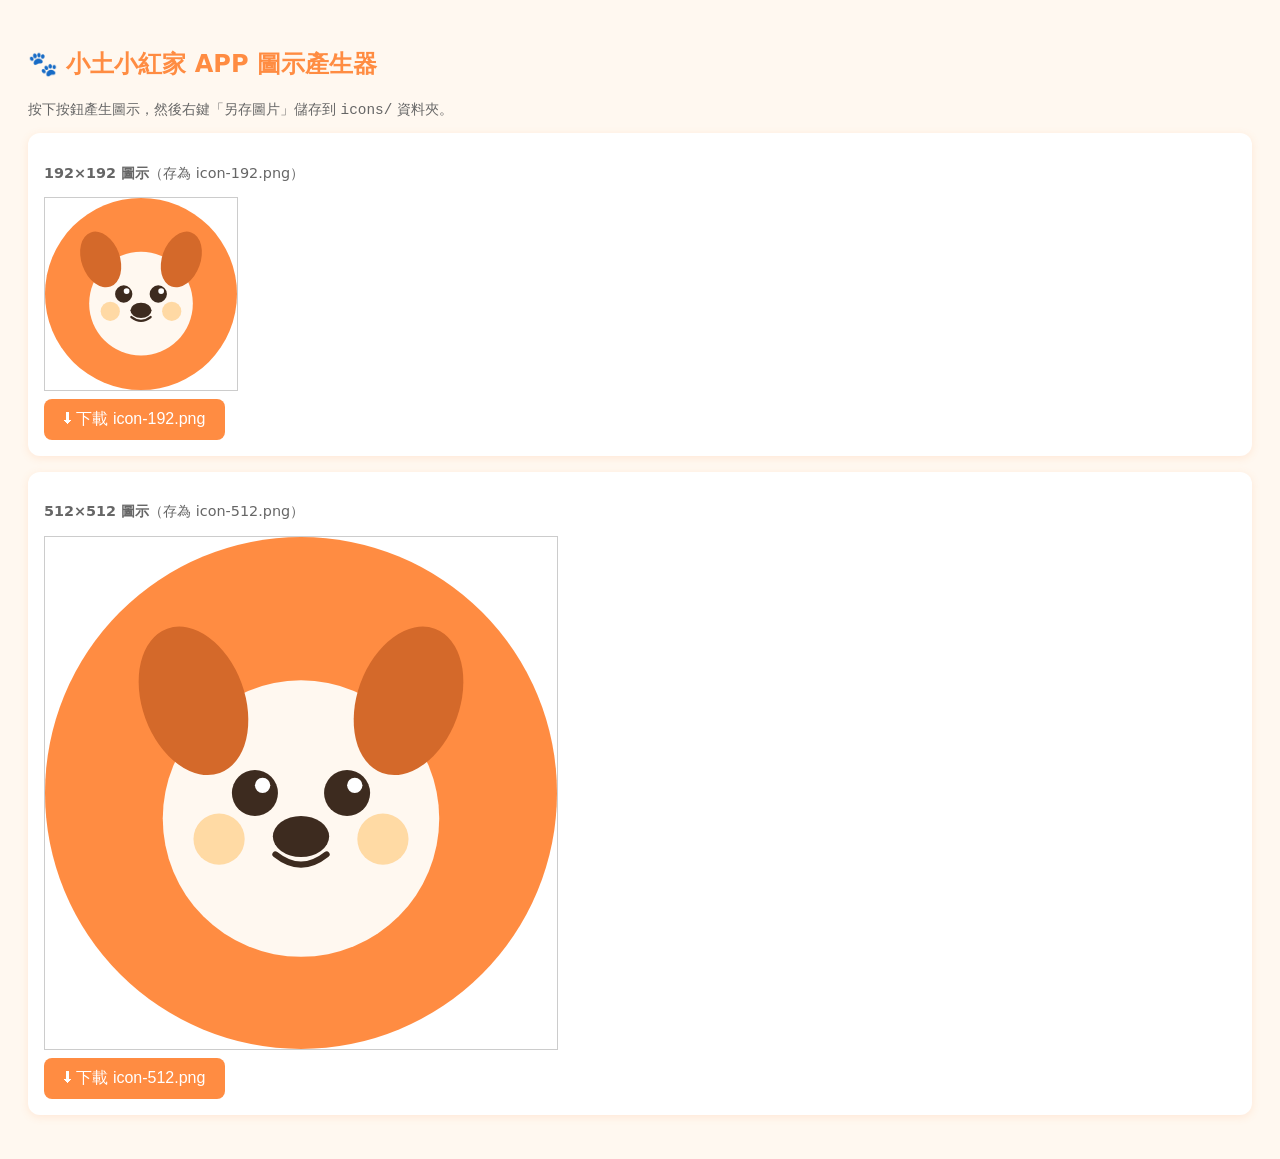
<file: icons/generate-icons.html>
<!DOCTYPE html>
<html lang="zh-TW">
<head>
  <meta charset="UTF-8" />
  <title>產生 APP 圖示</title>
  <style>
    body { font-family: system-ui; padding: 20px; background: #FFF8F0; }
    h2 { color: #FF8C42; }
    canvas { border: 1px solid #ccc; display: block; margin: 8px 0; }
    button { background: #FF8C42; color: white; border: none; padding: 10px 20px; border-radius: 8px; cursor: pointer; font-size: 1rem; margin-right: 8px; }
    .step { background: white; border-radius: 12px; padding: 16px; margin-bottom: 16px; box-shadow: 0 2px 8px rgba(255,140,66,0.15); }
    p { color: #666; font-size: 0.9rem; }
  </style>
</head>
<body>
  <h2>🐾 小土小紅家 APP 圖示產生器</h2>
  <p>按下按鈕產生圖示，然後右鍵「另存圖片」儲存到 <code>icons/</code> 資料夾。</p>

  <div class="step">
    <p><strong>192×192 圖示</strong>（存為 icon-192.png）</p>
    <canvas id="c192" width="192" height="192"></canvas>
    <button onclick="download('c192','icon-192.png')">⬇ 下載 icon-192.png</button>
  </div>

  <div class="step">
    <p><strong>512×512 圖示</strong>（存為 icon-512.png）</p>
    <canvas id="c512" width="512" height="512"></canvas>
    <button onclick="download('c512','icon-512.png')">⬇ 下載 icon-512.png</button>
  </div>

  <script>
    function drawIcon(canvas) {
      var s = canvas.width;
      var ctx = canvas.getContext('2d');
      var cx = s / 2, cy = s / 2;

      // 橘色圓形背景
      ctx.beginPath();
      ctx.arc(cx, cy, s / 2, 0, Math.PI * 2);
      ctx.fillStyle = '#FF8C42';
      ctx.fill();

      // 狗臉
      ctx.beginPath();
      ctx.arc(cx, cy + s * 0.05, s * 0.27, 0, Math.PI * 2);
      ctx.fillStyle = '#FFF8F0';
      ctx.fill();

      // 左耳
      ctx.save();
      ctx.translate(cx - s * 0.21, cy - s * 0.18);
      ctx.rotate(-0.35);
      ctx.beginPath();
      ctx.ellipse(0, 0, s * 0.1, s * 0.15, 0, 0, Math.PI * 2);
      ctx.fillStyle = '#D4692A';
      ctx.fill();
      ctx.restore();

      // 右耳
      ctx.save();
      ctx.translate(cx + s * 0.21, cy - s * 0.18);
      ctx.rotate(0.35);
      ctx.beginPath();
      ctx.ellipse(0, 0, s * 0.1, s * 0.15, 0, 0, Math.PI * 2);
      ctx.fillStyle = '#D4692A';
      ctx.fill();
      ctx.restore();

      // 眼睛左
      ctx.beginPath();
      ctx.arc(cx - s * 0.09, cy, s * 0.045, 0, Math.PI * 2);
      ctx.fillStyle = '#3D2B1F';
      ctx.fill();
      ctx.beginPath();
      ctx.arc(cx - s * 0.075, cy - s * 0.015, s * 0.015, 0, Math.PI * 2);
      ctx.fillStyle = 'white';
      ctx.fill();

      // 眼睛右
      ctx.beginPath();
      ctx.arc(cx + s * 0.09, cy, s * 0.045, 0, Math.PI * 2);
      ctx.fillStyle = '#3D2B1F';
      ctx.fill();
      ctx.beginPath();
      ctx.arc(cx + s * 0.105, cy - s * 0.015, s * 0.015, 0, Math.PI * 2);
      ctx.fillStyle = 'white';
      ctx.fill();

      // 鼻子
      ctx.beginPath();
      ctx.ellipse(cx, cy + s * 0.085, s * 0.055, s * 0.04, 0, 0, Math.PI * 2);
      ctx.fillStyle = '#3D2B1F';
      ctx.fill();

      // 嘴巴
      ctx.beginPath();
      ctx.moveTo(cx - s * 0.05, cy + s * 0.12);
      ctx.quadraticCurveTo(cx, cy + s * 0.16, cx + s * 0.05, cy + s * 0.12);
      ctx.strokeStyle = '#3D2B1F';
      ctx.lineWidth = s * 0.012;
      ctx.lineCap = 'round';
      ctx.stroke();

      // 腮紅
      ctx.globalAlpha = 0.45;
      ctx.beginPath();
      ctx.arc(cx - s * 0.16, cy + s * 0.09, s * 0.05, 0, Math.PI * 2);
      ctx.fillStyle = '#FFB347';
      ctx.fill();
      ctx.beginPath();
      ctx.arc(cx + s * 0.16, cy + s * 0.09, s * 0.05, 0, Math.PI * 2);
      ctx.fillStyle = '#FFB347';
      ctx.fill();
      ctx.globalAlpha = 1;
    }

    function download(canvasId, filename) {
      var canvas = document.getElementById(canvasId);
      var link = document.createElement('a');
      link.download = filename;
      link.href = canvas.toDataURL('image/png');
      link.click();
    }

    // 自動繪製
    drawIcon(document.getElementById('c192'));
    drawIcon(document.getElementById('c512'));
  </script>
</body>
</html>
</file>
